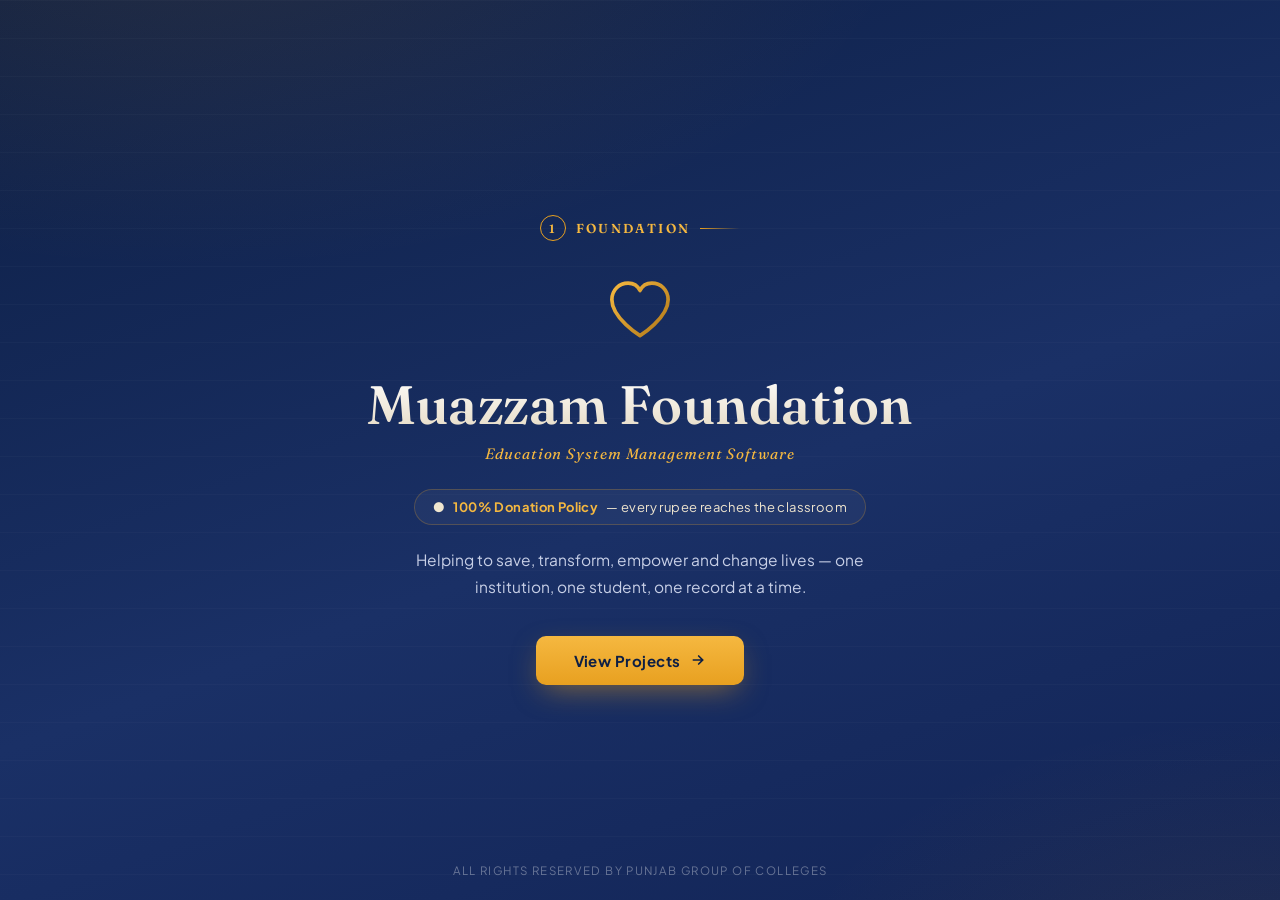
<file: index.html>
<!DOCTYPE html>
<html lang="en">
<head>
<meta charset="UTF-8"/>
<meta name="viewport" content="width=device-width,initial-scale=1"/>
<title>Muazzam Foundation — Projects Portal</title>
<link rel="preconnect" href="https://fonts.googleapis.com"/>
<link rel="preconnect" href="https://fonts.gstatic.com" crossorigin/>
<link href="https://fonts.googleapis.com/css2?family=Plus+Jakarta+Sans:ital,wght@0,300..800;1,300..800&family=Fraunces:opsz,wght@9..144,400..700&display=swap" rel="stylesheet"/>
<style>
  :root{
    --navy:#1a3066; --navy2:#0d1f45; --navy3:#122456;
    --gold:#e8a020; --gold2:#f5b840; --gold3:#b07818;
    --paper:#f4f6fb; --ink:#0d1f45; --ink2:#5c6890;
    --line:rgba(232,160,32,0.25);
    --font-d:'Fraunces',serif;
    --font:'Plus Jakarta Sans',system-ui,sans-serif;
  }
  *{box-sizing:border-box;margin:0;padding:0}
  html,body{height:100%}
  body{
    font-family:var(--font);
    background:
      radial-gradient(1200px 600px at 15% -10%, rgba(232,160,32,0.10), transparent 60%),
      radial-gradient(900px 500px at 100% 110%, rgba(232,160,32,0.08), transparent 55%),
      linear-gradient(160deg, var(--navy2) 0%, var(--navy) 55%, var(--navy3) 100%);
    color:#fff;
    min-height:100%;
    overflow-x:hidden;
    position:relative;
  }

  /* faint stitched texture line, echoes a ledger / register book */
  body::before{
    content:'';
    position:fixed; inset:0;
    background-image:repeating-linear-gradient(180deg, rgba(255,255,255,0.025) 0px, rgba(255,255,255,0.025) 1px, transparent 1px, transparent 38px);
    pointer-events:none;
  }

  .stage{
    min-height:100vh;
    display:flex;
    align-items:center;
    justify-content:center;
    padding:32px 20px;
    position:relative;
  }

  .view{
    width:100%;
    display:none;
  }
  .view.active{display:flex; flex-direction:column; align-items:center;}

  /* ---------- eyebrow / step marker ---------- */
  .step-mark{
    display:flex; align-items:center; gap:10px;
    font-family:var(--font-d);
    font-weight:600; font-size:13px;
    letter-spacing:.18em; text-transform:uppercase;
    color:var(--gold2);
    margin-bottom:34px;
    opacity:0; animation:riseIn .6s ease .05s forwards;
  }
  .step-mark .num{
    width:26px;height:26px;border-radius:50%;
    border:1px solid var(--gold);
    display:flex;align-items:center;justify-content:center;
    font-size:12px; color:var(--gold2);
  }
  .step-mark .track{width:40px;height:1px;background:linear-gradient(90deg,var(--gold),transparent);}

  /* ============ VIEW 1 — FOUNDATION SPLASH ============ */
  .mark{
    width:74px;height:74px;
    opacity:0; animation:riseIn .7s ease .1s forwards;
    margin-bottom:22px;
  }
  .brand-name{
    font-family:var(--font-d);
    font-weight:600;
    font-size:clamp(34px,6vw,54px);
    letter-spacing:.01em;
    text-align:center;
    background:linear-gradient(180deg,#fff, #d9c9a8 140%);
    -webkit-background-clip:text; background-clip:text; color:transparent;
    opacity:0; animation:riseIn .7s ease .2s forwards;
  }
  .brand-sub{
    font-family:var(--font-d);
    font-style:italic; font-weight:400;
    font-size:15px; color:var(--gold2);
    letter-spacing:.06em;
    margin-top:6px;
    opacity:0; animation:riseIn .7s ease .3s forwards;
  }

  .policy-pill{
    margin-top:26px;
    display:flex; align-items:center; gap:8px;
    border:1px solid var(--line);
    background:rgba(255,255,255,0.04);
    padding:9px 18px;
    border-radius:999px;
    font-size:13px; letter-spacing:.03em;
    color:#f0e6cf;
    opacity:0; animation:riseIn .7s ease .4s forwards;
  }
  .policy-pill b{color:var(--gold2); font-weight:700;}

  .tagline{
    max-width:460px;
    text-align:center;
    color:#c7cfe6;
    font-size:15.5px;
    line-height:1.7;
    margin-top:22px;
    opacity:0; animation:riseIn .7s ease .5s forwards;
  }

  .cta-btn{
    margin-top:36px;
    font-family:var(--font);
    font-weight:700; font-size:15px;
    letter-spacing:.03em;
    color:var(--navy2);
    background:linear-gradient(180deg,var(--gold2),var(--gold));
    border:none;
    padding:15px 38px;
    border-radius:10px;
    cursor:pointer;
    box-shadow:0 10px 30px -8px rgba(232,160,32,0.55);
    display:flex; align-items:center; gap:10px;
    opacity:0; animation:riseIn .7s ease .6s forwards, glow 2.6s ease-in-out 1.4s infinite;
    transition:transform .18s ease, box-shadow .18s ease;
  }
  .cta-btn:hover{transform:translateY(-2px); box-shadow:0 14px 34px -6px rgba(232,160,32,0.65);}
  .cta-btn:active{transform:translateY(0);}
  .cta-btn svg{width:16px;height:16px;transition:transform .18s ease;}
  .cta-btn:hover svg{transform:translateX(3px);}

  .foot-credit{
    position:absolute; bottom:22px; left:0; right:0;
    text-align:center; font-size:11.5px;
    letter-spacing:.12em; text-transform:uppercase;
    color:rgba(255,255,255,0.35);
  }

  /* ============ VIEW 2 — PROJECTS ============ */
  .projects-head{
    text-align:center; margin-bottom:44px;
    opacity:0; animation:riseIn .6s ease .05s forwards;
  }
  .projects-head h1{
    font-family:var(--font-d); font-weight:600;
    font-size:clamp(28px,4.4vw,40px);
    color:#fff;
  }
  .projects-head p{
    color:#aab4d4; margin-top:10px; font-size:14.5px;
  }

  .project-grid{
    display:grid;
    grid-template-columns:repeat(2,1fr);
    gap:22px;
    width:100%;
    max-width:720px;
  }
  @media(max-width:640px){ .project-grid{grid-template-columns:1fr; max-width:420px;} }

  .pcard{
    position:relative;
    background:linear-gradient(165deg, rgba(255,255,255,0.055), rgba(255,255,255,0.02));
    border:1px solid rgba(255,255,255,0.10);
    border-radius:16px;
    padding:28px 24px 26px;
    text-align:left;
    text-decoration:none;
    color:#fff;
    display:flex; flex-direction:column;
    overflow:hidden;
    opacity:0; transform:translateY(14px);
    animation:cardIn .55s cubic-bezier(.16,1,.3,1) forwards;
    transition:border-color .2s ease, transform .2s ease, background .2s ease;
  }
  .pcard:nth-child(1){animation-delay:.12s}
  .pcard:nth-child(2){animation-delay:.22s}
  .pcard:nth-child(3){animation-delay:.32s}
  .pcard:nth-child(4){animation-delay:.42s}
  .pcard:nth-child(5){animation-delay:.52s}
  .pcard:hover{
    transform:translateY(-5px);
    border-color:var(--gold);
    background:linear-gradient(165deg, rgba(232,160,32,0.14), rgba(255,255,255,0.02));
  }
  .pcard .idx{
    font-family:var(--font-d); font-size:12px; letter-spacing:.14em;
    color:var(--gold2); text-transform:uppercase; margin-bottom:16px;
  }
  .pcard .glyph{
    width:42px;height:42px; border-radius:10px;
    background:rgba(232,160,32,0.14);
    border:1px solid var(--line);
    display:flex;align-items:center;justify-content:center;
    margin-bottom:18px;
    color:var(--gold2);
  }
  .pcard h3{
    font-family:var(--font-d); font-weight:600;
    font-size:19px; line-height:1.3; margin-bottom:8px;
  }
  .pcard p{
    font-size:13px; color:#a9b2cf; line-height:1.6; flex:1;
  }
  .pcard .go{
    margin-top:18px; display:flex; align-items:center; gap:7px;
    font-size:12.5px; font-weight:700; letter-spacing:.04em;
    color:var(--gold2); text-transform:uppercase;
  }
  .pcard .go svg{width:13px;height:13px; transition:transform .18s ease;}
  .pcard:hover .go svg{transform:translateX(4px);}

  .back-link{
    margin-top:40px;
    background:none;border:none;
    color:#8b96bd; font-family:var(--font);
    font-size:13px; letter-spacing:.03em;
    cursor:pointer;
    display:flex; align-items:center; gap:6px;
    opacity:0; animation:riseIn .6s ease .5s forwards;
    transition:color .15s ease;
  }
  .back-link:hover{color:var(--gold2);}
  .back-link svg{width:13px;height:13px;}

  @keyframes riseIn{from{opacity:0; transform:translateY(10px);} to{opacity:1; transform:translateY(0);}}
  @keyframes cardIn{from{opacity:0; transform:translateY(14px);} to{opacity:1; transform:translateY(0);}}
  @keyframes glow{0%,100%{box-shadow:0 10px 30px -8px rgba(232,160,32,0.55);} 50%{box-shadow:0 10px 38px -4px rgba(232,160,32,0.8);}}

  @media (prefers-reduced-motion: reduce){
    *{animation-duration:.01ms !important; animation-iteration-count:1 !important;}
  }
</style>
</head>
<body>

<div class="stage">

  <!-- ============ VIEW 1 : FOUNDATION SPLASH (Step 1) ============ -->
  <div class="view active" id="view-splash">
    <div class="step-mark"><span class="num">1</span> Foundation <span class="track"></span></div>

    <svg class="mark" viewBox="0 0 100 100" fill="none" xmlns="http://www.w3.org/2000/svg">
      <path d="M50 82C50 82 12 58.5 12 33.5C12 20 22 11 34 11C41 11 47 15 50 21C53 15 59 11 66 11C78 11 88 20 88 33.5C88 58.5 50 82 50 82Z"
        fill="none" stroke="url(#g1)" stroke-width="5" stroke-linejoin="round"/>
      <defs>
        <linearGradient id="g1" x1="12" y1="11" x2="88" y2="82" gradientUnits="userSpaceOnUse">
          <stop stop-color="#f5b840"/>
          <stop offset="1" stop-color="#b07818"/>
        </linearGradient>
      </defs>
    </svg>

    <div class="brand-name">Muazzam Foundation</div>
    <div class="brand-sub">Education System Management Software</div>

    <div class="policy-pill">● <b>100% Donation Policy</b> — every rupee reaches the classroom</div>

    <p class="tagline">Helping to save, transform, empower and change lives — one institution, one student, one record at a time.</p>

    <button class="cta-btn" onclick="goTo('projects')">
      View Projects
      <svg viewBox="0 0 24 24" fill="none" stroke="currentColor" stroke-width="2.5" stroke-linecap="round"><path d="M5 12h14M13 6l6 6-6 6"/></svg>
    </button>

    <div class="foot-credit">All rights reserved by Punjab Group of Colleges</div>
  </div>

  <!-- ============ VIEW 2 : PROJECTS (Step 2) ============ -->
  <div class="view" id="view-projects">
    <div class="step-mark"><span class="num">2</span> Projects <span class="track"></span></div>

    <div class="projects-head">
      <h1>Choose a project</h1>
      <p>Three institutions, one foundation. Open a management system below.</p>
    </div>

    <div class="project-grid">

      <a class="pcard" href="Al_Sadiq_Memorial_Vocational_Institute_Management_System.html">
        <div class="idx">01 — Institute</div>
        <div class="glyph"><svg viewBox="0 0 24 24" fill="none" stroke="currentColor" stroke-width="2" stroke-linecap="round" stroke-linejoin="round" width="22" height="22"><path d="M22 9L12 5 2 9l10 4 10-4Z"/><path d="M6 10.5V16c0 1 2.5 2.5 6 2.5s6-1.5 6-2.5v-5.5"/></svg></div>
        <h3>Al Sadiq Memorial Vocational Institute</h3>
        <p>Vocational training records, admissions and certification management.</p>
        <div class="go">Open system
          <svg viewBox="0 0 24 24" fill="none" stroke="currentColor" stroke-width="2.5" stroke-linecap="round"><path d="M5 12h14M13 6l6 6-6 6"/></svg>
        </div>
      </a>

      <a class="pcard" href="Muazzam_Foundation_Multiskill_Hub_Center.html">
        <div class="idx">02 — Skill Hub</div>
        <div class="glyph"><svg viewBox="0 0 24 24" fill="none" stroke="currentColor" stroke-width="2" stroke-linecap="round" stroke-linejoin="round" width="22" height="22"><path d="M14.7 6.3a1 1 0 0 0 0 1.4l1.6 1.6a1 1 0 0 0 1.4 0l3.77-3.77a6 6 0 0 1-7.94 7.94l-6.91 6.91a2.12 2.12 0 0 1-3-3l6.91-6.91a6 6 0 0 1 7.94-7.94l-3.76 3.76Z"/></svg></div>
        <h3>Multiskill Hub Center</h3>
        <p>Fee tracking, batches and student progress across skill programs.</p>
        <div class="go">Open system
          <svg viewBox="0 0 24 24" fill="none" stroke="currentColor" stroke-width="2.5" stroke-linecap="round"><path d="M5 12h14M13 6l6 6-6 6"/></svg>
        </div>
      </a>

      <a class="pcard" href="CMASWS_School_Management.html">
        <div class="idx">03 — School</div>
        <div class="glyph"><svg viewBox="0 0 24 24" fill="none" stroke="currentColor" stroke-width="2" stroke-linecap="round" stroke-linejoin="round" width="22" height="22"><path d="M4 19.5A2.5 2.5 0 0 1 6.5 17H20"/><path d="M6.5 2H20v20H6.5A2.5 2.5 0 0 1 4 19.5v-15A2.5 2.5 0 0 1 6.5 2Z"/></svg></div>
        <h3>Muazzam School (CMASWS)</h3>
        <p>Full school management — attendance, classes, results and reports.</p>
        <div class="go">Open system
          <svg viewBox="0 0 24 24" fill="none" stroke="currentColor" stroke-width="2.5" stroke-linecap="round"><path d="M5 12h14M13 6l6 6-6 6"/></svg>
        </div>
      </a>

      <a class="pcard" href="Muazzam_Discount_Welfare_Shop.html">
        <div class="idx">04 — Welfare Shop</div>
        <div class="glyph"><svg viewBox="0 0 24 24" fill="none" stroke="currentColor" stroke-width="2" stroke-linecap="round" stroke-linejoin="round" width="22" height="22"><circle cx="9" cy="21" r="1"/><circle cx="20" cy="21" r="1"/><path d="M1 1h4l2.68 13.39a2 2 0 0 0 2 1.61h9.72a2 2 0 0 0 2-1.61L23 6H6"/></svg></div>
        <h3>Muazzam Discount Welfare Shop</h3>
        <p>Billing, POS and inventory management for the foundation's welfare shop.</p>
        <div class="go">Open system
          <svg viewBox="0 0 24 24" fill="none" stroke="currentColor" stroke-width="2.5" stroke-linecap="round"><path d="M5 12h14M13 6l6 6-6 6"/></svg>
        </div>
      </a>

      <a class="pcard" href="al-qasim-institute/index.html">
        <div class="idx">05 — Charity Website</div>
        <div class="glyph"><svg viewBox="0 0 24 24" fill="none" stroke="currentColor" stroke-width="2" stroke-linecap="round" stroke-linejoin="round" width="22" height="22"><path d="M20.8 4.6a5.5 5.5 0 0 0-7.8 0L12 5.7l-1.1-1.1a5.5 5.5 0 1 0-7.8 7.8L12 21.2l8.8-8.8a5.5 5.5 0 0 0 0-7.8Z"/></svg></div>
        <h3>Al Qasim Institute for Special Children</h3>
        <p>Public charity website — education, care and sponsorship for special children in Jhelum.</p>
        <div class="go">Open website
          <svg viewBox="0 0 24 24" fill="none" stroke="currentColor" stroke-width="2.5" stroke-linecap="round"><path d="M5 12h14M13 6l6 6-6 6"/></svg>
        </div>
      </a>

    </div>

    <button class="back-link" onclick="goTo('splash')">
      <svg viewBox="0 0 24 24" fill="none" stroke="currentColor" stroke-width="2.5" stroke-linecap="round"><path d="M19 12H5M11 18l-6-6 6-6"/></svg>
      Back to foundation
    </button>
  </div>

</div>

<script>
  function goTo(name){
    document.getElementById('view-splash').classList.remove('active');
    document.getElementById('view-projects').classList.remove('active');
    var el = document.getElementById('view-' + name);
    el.classList.add('active');
    // restart entrance animations
    el.querySelectorAll('*').forEach(function(n){
      n.style.animation = 'none';
      void n.offsetWidth;
      n.style.animation = '';
    });
    window.scrollTo(0,0);
  }
</script>

</body>
</html>
</file>
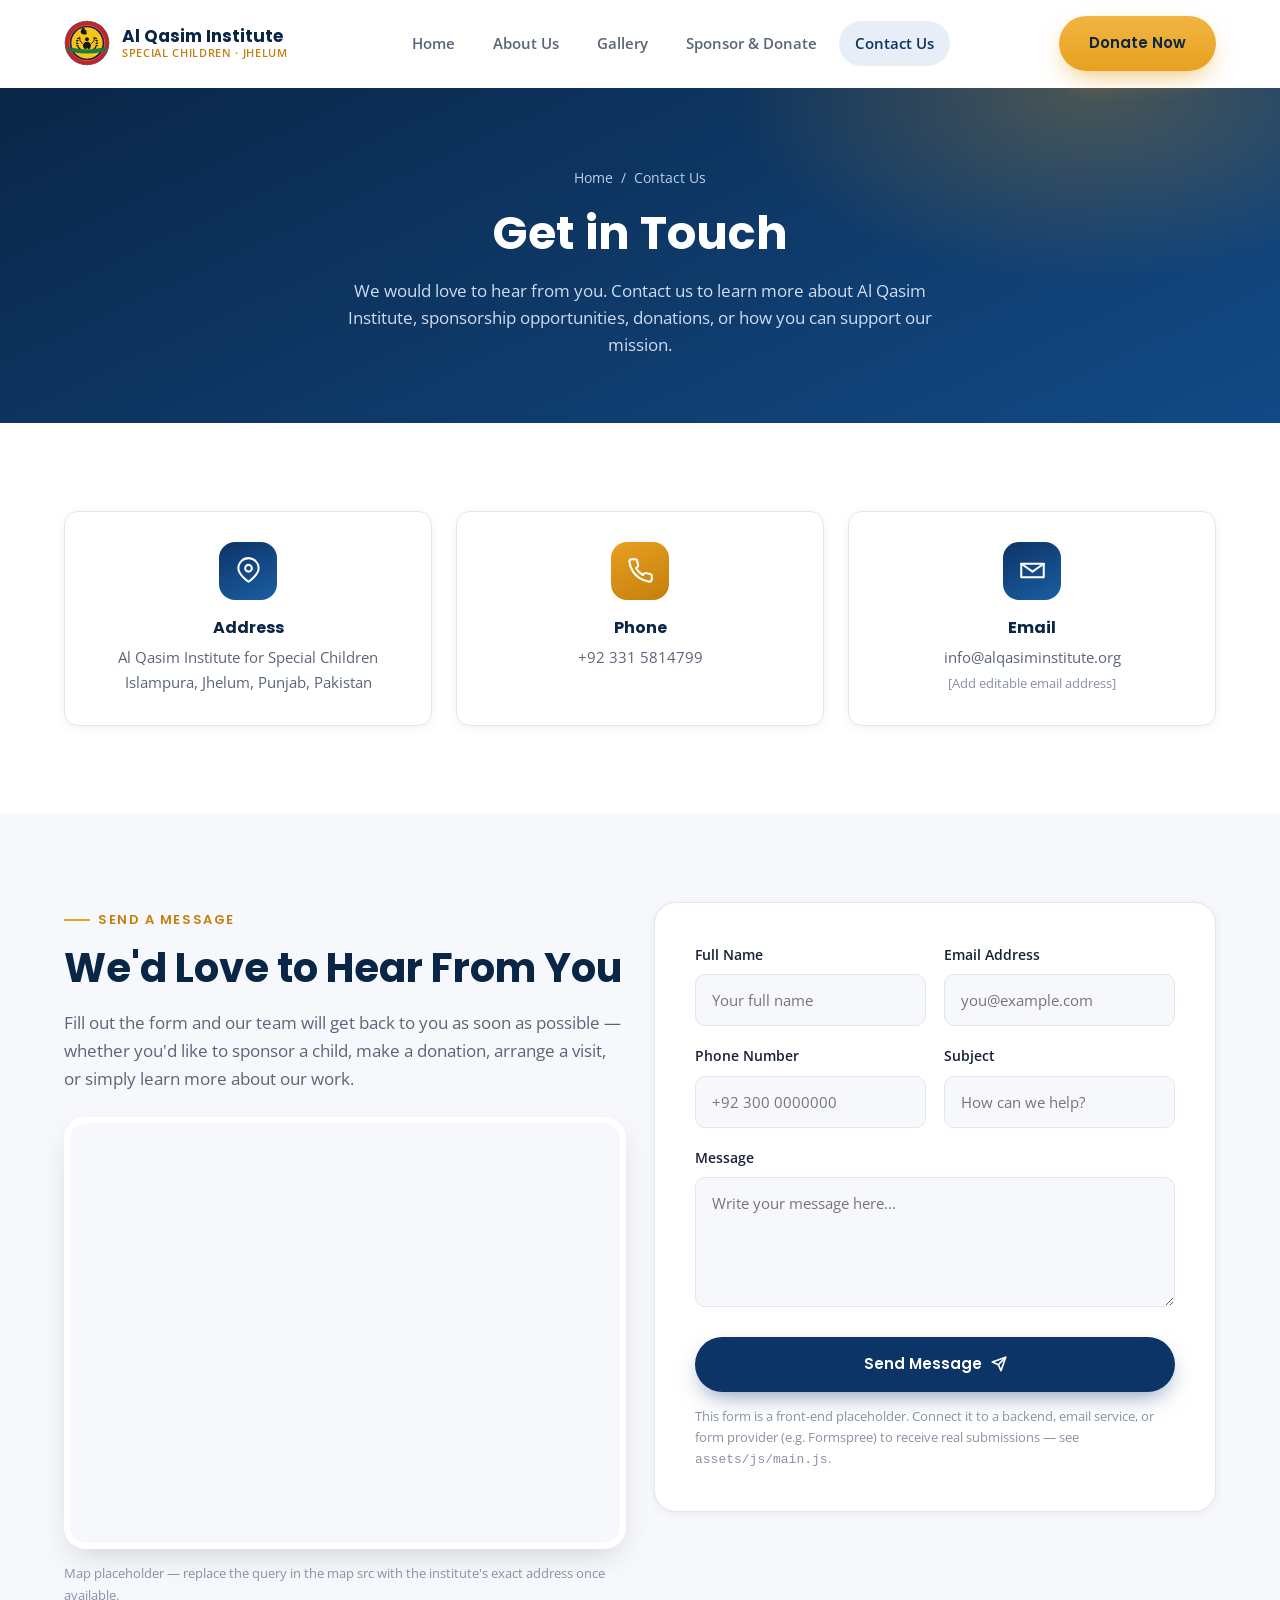
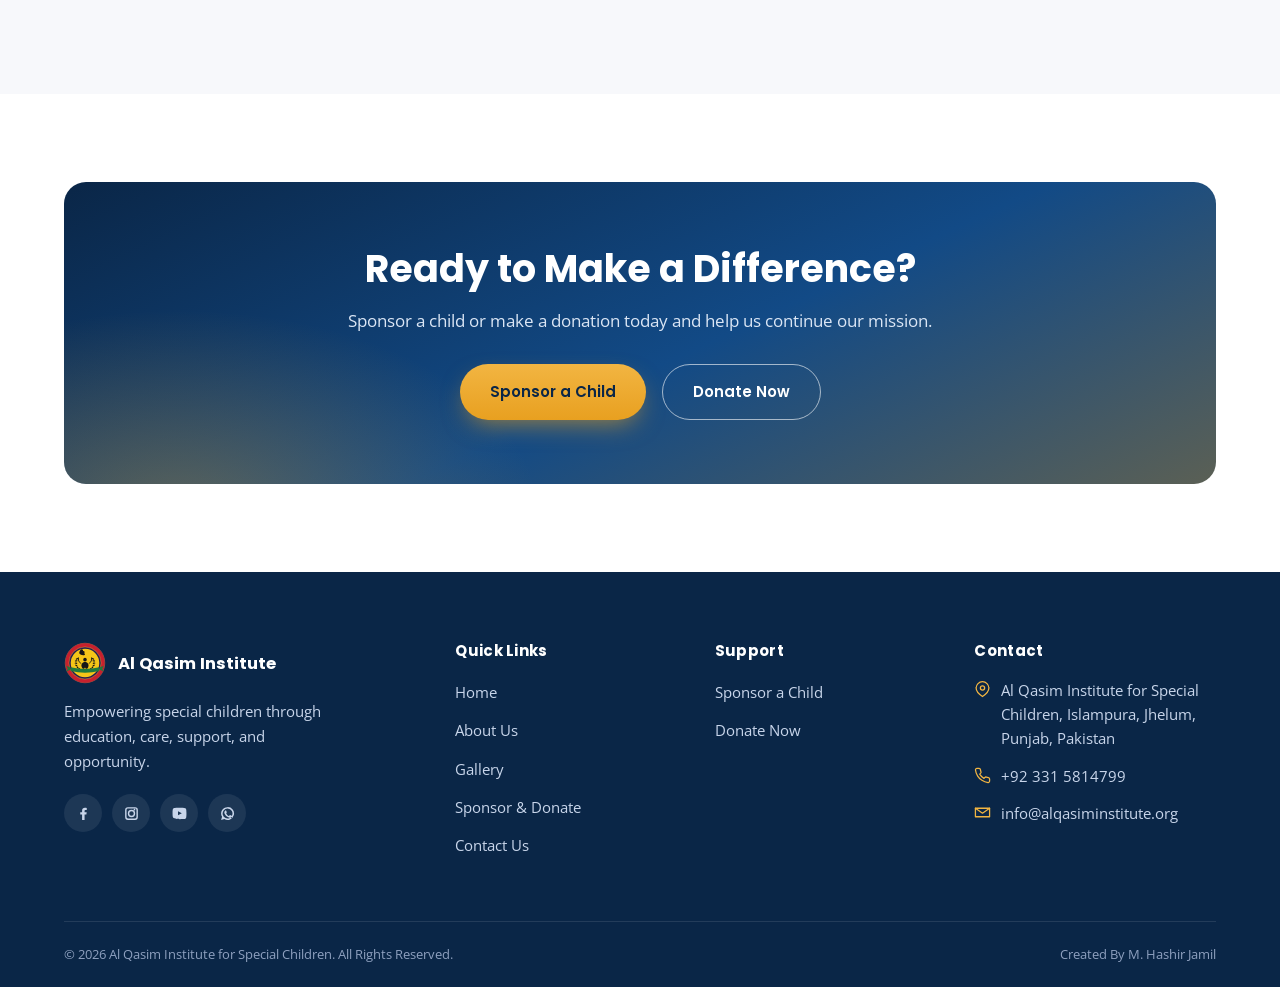
<file: al-qasim-institute/contact.html>
<!DOCTYPE html>
<html lang="en">
<head>
<meta charset="UTF-8"/>
<script>document.documentElement.classList.add("js")</script>
<meta name="viewport" content="width=device-width,initial-scale=1"/>
<title>Contact Us | Al Qasim Institute for Special Children</title>
<meta name="description" content="Get in touch with Al Qasim Institute for Special Children in Jhelum, Pakistan. Contact us about sponsorship, donations, or visiting the institute."/>
<meta name="theme-color" content="#0a2647"/>
<link rel="icon" href="data:image/svg+xml,%3Csvg xmlns='http://www.w3.org/2000/svg' viewBox='0 0 200 200'%3E%3Ccircle cx='100' cy='100' r='97' fill='%23211852'/%3E%3Ccircle cx='100' cy='100' r='94' fill='none' stroke='%23f2c230' stroke-width='2'/%3E%3Ccircle cx='100' cy='100' r='85' fill='none' stroke='%23c8202e' stroke-width='17'/%3E%3Ccircle cx='100' cy='100' r='76.5' fill='none' stroke='%23f2c230' stroke-width='2'/%3E%3Ccircle cx='100' cy='100' r='68' fill='%23f5c518'/%3E%3Cpath d='M78,38 q6,-7 12,-1 q3,4 -1,7 q7,-2 9,3 q2,4 -3,6 q5,0 5,5 q0,5 -6,5 q-15,1 -21,-8 q-3,-6 5,-17Z' fill='%23171717'/%3E%3Cg fill='%23171717'%3E%3Cpath d='M79,102 Q65,92 68,75' fill='none' stroke='%23171717' stroke-width='4.2' stroke-linecap='round'/%3E%3Cpath d='M121,102 Q135,92 132,75' fill='none' stroke='%23171717' stroke-width='4.2' stroke-linecap='round'/%3E%3Ccircle cx='100' cy='84' r='8.5'/%3E%3Cpath d='M100,95 C87,95 79,108 85,120 C90,131 97,129 100,120 C103,129 110,131 115,120 C121,108 113,95 100,95 Z'/%3E%3C/g%3E%3Cpath d='M32,120 Q100,136 168,120 L168,138 Q100,154 32,138 Z' fill='%231f7a3d'/%3E%3C/svg%3E"/>
<link rel="preconnect" href="https://fonts.googleapis.com"/>
<link rel="preconnect" href="https://fonts.gstatic.com" crossorigin/>
<link href="https://fonts.googleapis.com/css2?family=Poppins:wght@500;600;700;800&family=Open+Sans:wght@400;600;700&display=swap" rel="stylesheet"/>
<link rel="stylesheet" href="assets/css/style.css"/>
</head>
<body>

<a class="skip-link" href="#main">Skip to content</a>

<!-- ============ HEADER ============ -->
<header class="site-header">
  <div class="header-inner">
    <a class="brand" href="index.html" aria-label="Al Qasim Institute — Home">
      <svg class="brand-mark" viewBox="0 0 200 200" xmlns="http://www.w3.org/2000/svg" role="img" aria-label="Al Qasim Institute emblem"><circle cx="100" cy="100" r="97" fill="#211852"/><circle cx="100" cy="100" r="94" fill="none" stroke="#f2c230" stroke-width="2"/><circle cx="100" cy="100" r="85" fill="none" stroke="#c8202e" stroke-width="17"/><circle cx="100" cy="100" r="76.5" fill="none" stroke="#f2c230" stroke-width="2"/><circle cx="100" cy="100" r="68" fill="#f5c518"/><path d="M78,38 q6,-7 12,-1 q3,4 -1,7 q7,-2 9,3 q2,4 -3,6 q5,0 5,5 q0,5 -6,5 q-15,1 -21,-8 q-3,-6 5,-17Z" fill="#171717"/><g fill="#171717"><ellipse cx="62" cy="80" rx="6.5" ry="3.2" transform="rotate(-22 62 80)"/><ellipse cx="58" cy="90" rx="6.5" ry="3.2" transform="rotate(-6 58 90)"/><ellipse cx="57" cy="101" rx="6.5" ry="3.2" transform="rotate(10 57 101)"/><ellipse cx="59" cy="112" rx="6.5" ry="3.2" transform="rotate(28 59 112)"/><ellipse cx="65" cy="122" rx="6.5" ry="3.2" transform="rotate(48 65 122)"/><ellipse cx="74" cy="130" rx="6.5" ry="3.2" transform="rotate(64 74 130)"/><ellipse cx="138" cy="80" rx="6.5" ry="3.2" transform="rotate(22 138 80)"/><ellipse cx="142" cy="90" rx="6.5" ry="3.2" transform="rotate(6 142 90)"/><ellipse cx="143" cy="101" rx="6.5" ry="3.2" transform="rotate(-10 143 101)"/><ellipse cx="141" cy="112" rx="6.5" ry="3.2" transform="rotate(-28 141 112)"/><ellipse cx="135" cy="122" rx="6.5" ry="3.2" transform="rotate(-48 135 122)"/><ellipse cx="126" cy="130" rx="6.5" ry="3.2" transform="rotate(-64 126 130)"/></g><g fill="#171717"><path d="M79,102 Q65,92 68,75" fill="none" stroke="#171717" stroke-width="4.2" stroke-linecap="round"/><path d="M121,102 Q135,92 132,75" fill="none" stroke="#171717" stroke-width="4.2" stroke-linecap="round"/><circle cx="100" cy="84" r="8.5"/><path d="M100,95 C87,95 79,108 85,120 C90,131 97,129 100,120 C103,129 110,131 115,120 C121,108 113,95 100,95 Z"/></g><path d="M32,120 Q100,136 168,120 L168,138 Q100,154 32,138 Z" fill="#1f7a3d"/><g><path d="M30,122 L11,113 L18,127 L11,141 L30,132 Z" fill="#1f7a3d"/><path d="M170,122 L189,113 L182,127 L189,141 L170,132 Z" fill="#1f7a3d"/></g></svg>
      <span class="brand-text">
        <span class="name">Al Qasim Institute</span>
        <span class="sub">Special Children · Jhelum</span>
      </span>
    </a>

    <nav class="main-nav" id="main-nav" aria-label="Primary">
      <a href="index.html">Home</a>
      <a href="about.html">About Us</a>
      <a href="gallery.html">Gallery</a>
      <a href="sponsor-donate.html">Sponsor &amp; Donate</a>
      <a href="contact.html" class="active">Contact Us</a>
      <a href="sponsor-donate.html" class="btn btn-primary nav-donate">Donate Now</a>
    </nav>

    <div class="header-actions">
      <a href="sponsor-donate.html" class="btn btn-primary desktop-only">Donate Now</a>
      <button class="hamburger" aria-label="Toggle menu" aria-expanded="false" aria-controls="main-nav">
        <span></span><span></span><span></span>
      </button>
    </div>
  </div>
</header>
<div class="nav-backdrop"></div>

<main id="main">

  <!-- ============ PAGE BANNER ============ -->
  <section class="page-banner">
    <div class="container">
      <div class="breadcrumb"><a href="index.html">Home</a><span>/</span><span>Contact Us</span></div>
      <h1>Get in Touch</h1>
      <p class="lead">We would love to hear from you. Contact us to learn more about Al Qasim Institute, sponsorship opportunities, donations, or how you can support our mission.</p>
    </div>
  </section>

  <!-- ============ CONTACT INFO CARDS ============ -->
  <section class="section">
    <div class="container">
      <div class="contact-info-grid">
        <div class="contact-card reveal reveal-delay-1">
          <div class="icon-circle"><svg viewBox="0 0 24 24" fill="none" stroke="currentColor" stroke-width="1.8" stroke-linecap="round" stroke-linejoin="round"><path d="M21 10c0 6-9 12-9 12s-9-6-9-12a9 9 0 0 1 18 0Z"/><circle cx="12" cy="10" r="3"/></svg></div>
          <h3>Address</h3>
          <p>Al Qasim Institute for Special Children<br>Islampura, Jhelum, Punjab, Pakistan</p>
        </div>
        <div class="contact-card reveal reveal-delay-2">
          <div class="icon-circle gold"><svg viewBox="0 0 24 24" fill="none" stroke="currentColor" stroke-width="1.8" stroke-linecap="round" stroke-linejoin="round"><path d="M22 16.9v3a2 2 0 0 1-2.2 2 19.8 19.8 0 0 1-8.6-3.1 19.5 19.5 0 0 1-6-6A19.8 19.8 0 0 1 2.1 4.2 2 2 0 0 1 4.1 2h3a2 2 0 0 1 2 1.7c.1 1 .3 2 .7 2.9a2 2 0 0 1-.4 2.1L8.1 10a16 16 0 0 0 6 6l1.3-1.3a2 2 0 0 1 2.1-.4c.9.4 1.9.6 2.9.7a2 2 0 0 1 1.6 2Z"/></svg></div>
          <h3>Phone</h3>
          <p><a href="tel:+923315814799">+92 331 5814799</a></p>
        </div>
        <div class="contact-card reveal reveal-delay-3">
          <div class="icon-circle"><svg viewBox="0 0 24 24" fill="none" stroke="currentColor" stroke-width="1.8" stroke-linecap="round" stroke-linejoin="round"><path d="M2 6h20v12H2z"/><path d="M22 6 12 13 2 6"/></svg></div>
          <h3>Email</h3>
          <p><a href="mailto:info@alqasiminstitute.org">info@alqasiminstitute.org</a><br><span style="font-size:13px;color:var(--ink-faint)">[Add editable email address]</span></p>
        </div>
      </div>
    </div>
  </section>

  <!-- ============ CONTACT FORM ============ -->
  <section class="section bg-soft">
    <div class="container">
      <div class="grid grid-2" style="align-items:flex-start">
        <div class="reveal">
          <div class="eyebrow">Send a Message</div>
          <h2 class="section-title">We'd Love to Hear From You</h2>
          <p class="section-sub" style="max-width:100%;margin-bottom:24px">
            Fill out the form and our team will get back to you as soon as possible — whether you'd like to
            sponsor a child, make a donation, arrange a visit, or simply learn more about our work.
          </p>
          <div class="map-frame">
            <iframe
              src="https://www.google.com/maps?q=Jhelum,Pakistan&output=embed"
              title="Al Qasim Institute for Special Children — Jhelum, Pakistan location map"
              loading="lazy"
              referrerpolicy="no-referrer-when-downgrade"></iframe>
          </div>
          <p class="form-note">Map placeholder — replace the query in the map src with the institute's exact address once available.</p>
        </div>

        <div class="form-wrap reveal reveal-delay-2">
          <div class="form-success">
            <svg viewBox="0 0 24 24" fill="none" stroke="currentColor" stroke-width="2.5" stroke-linecap="round" stroke-linejoin="round"><circle cx="12" cy="12" r="10"/><path d="m9 12 2 2 4-4"/></svg>
            Thank you! Your message has been received — we'll be in touch soon.
          </div>

          <form id="contact-form" novalidate>
            <div class="form-row">
              <div class="field">
                <label for="fname">Full Name</label>
                <input type="text" id="fname" name="fullName" placeholder="Your full name" required/>
              </div>
              <div class="field">
                <label for="femail">Email Address</label>
                <input type="email" id="femail" name="email" placeholder="you@example.com" required/>
              </div>
            </div>
            <div class="form-row">
              <div class="field">
                <label for="fphone">Phone Number</label>
                <input type="tel" id="fphone" name="phone" placeholder="+92 300 0000000"/>
              </div>
              <div class="field">
                <label for="fsubject">Subject</label>
                <input type="text" id="fsubject" name="subject" placeholder="How can we help?" required/>
              </div>
            </div>
            <div class="field" style="margin-bottom:22px">
              <label for="fmessage">Message</label>
              <textarea id="fmessage" name="message" placeholder="Write your message here..." required></textarea>
            </div>
            <button type="submit" class="btn btn-blue btn-block">
              Send Message
              <svg viewBox="0 0 24 24" fill="none" stroke="currentColor" stroke-width="2.5" stroke-linecap="round" stroke-linejoin="round"><path d="M22 2 11 13"/><path d="M22 2 15 22l-4-9-9-4 20-7Z"/></svg>
            </button>
            <p class="form-note">
              This form is a front-end placeholder. Connect it to a backend, email service, or form
              provider (e.g. Formspree) to receive real submissions — see <code>assets/js/main.js</code>.
            </p>
          </form>
        </div>
      </div>
    </div>
  </section>

  <!-- ============ CTA ============ -->
  <section class="section">
    <div class="container">
      <div class="cta-banner reveal">
        <div class="inner">
          <h2>Ready to Make a Difference?</h2>
          <p>Sponsor a child or make a donation today and help us continue our mission.</p>
          <div class="btn-row" style="justify-content:center">
            <a href="sponsor-donate.html" class="btn btn-primary">Sponsor a Child</a>
            <a href="sponsor-donate.html" class="btn btn-outline-light">Donate Now</a>
          </div>
        </div>
      </div>
    </div>
  </section>

</main>

<!-- ============ FOOTER ============ -->
<footer class="site-footer">
  <div class="container">
    <div class="footer-grid">
      <div>
        <div class="footer-brand">
          <svg class="brand-mark" viewBox="0 0 200 200" xmlns="http://www.w3.org/2000/svg" role="img" aria-label="Al Qasim Institute emblem"><circle cx="100" cy="100" r="97" fill="#211852"/><circle cx="100" cy="100" r="94" fill="none" stroke="#f2c230" stroke-width="2"/><circle cx="100" cy="100" r="85" fill="none" stroke="#c8202e" stroke-width="17"/><circle cx="100" cy="100" r="76.5" fill="none" stroke="#f2c230" stroke-width="2"/><circle cx="100" cy="100" r="68" fill="#f5c518"/><path d="M78,38 q6,-7 12,-1 q3,4 -1,7 q7,-2 9,3 q2,4 -3,6 q5,0 5,5 q0,5 -6,5 q-15,1 -21,-8 q-3,-6 5,-17Z" fill="#171717"/><g fill="#171717"><ellipse cx="62" cy="80" rx="6.5" ry="3.2" transform="rotate(-22 62 80)"/><ellipse cx="58" cy="90" rx="6.5" ry="3.2" transform="rotate(-6 58 90)"/><ellipse cx="57" cy="101" rx="6.5" ry="3.2" transform="rotate(10 57 101)"/><ellipse cx="59" cy="112" rx="6.5" ry="3.2" transform="rotate(28 59 112)"/><ellipse cx="65" cy="122" rx="6.5" ry="3.2" transform="rotate(48 65 122)"/><ellipse cx="74" cy="130" rx="6.5" ry="3.2" transform="rotate(64 74 130)"/><ellipse cx="138" cy="80" rx="6.5" ry="3.2" transform="rotate(22 138 80)"/><ellipse cx="142" cy="90" rx="6.5" ry="3.2" transform="rotate(6 142 90)"/><ellipse cx="143" cy="101" rx="6.5" ry="3.2" transform="rotate(-10 143 101)"/><ellipse cx="141" cy="112" rx="6.5" ry="3.2" transform="rotate(-28 141 112)"/><ellipse cx="135" cy="122" rx="6.5" ry="3.2" transform="rotate(-48 135 122)"/><ellipse cx="126" cy="130" rx="6.5" ry="3.2" transform="rotate(-64 126 130)"/></g><g fill="#171717"><path d="M79,102 Q65,92 68,75" fill="none" stroke="#171717" stroke-width="4.2" stroke-linecap="round"/><path d="M121,102 Q135,92 132,75" fill="none" stroke="#171717" stroke-width="4.2" stroke-linecap="round"/><circle cx="100" cy="84" r="8.5"/><path d="M100,95 C87,95 79,108 85,120 C90,131 97,129 100,120 C103,129 110,131 115,120 C121,108 113,95 100,95 Z"/></g><path d="M32,120 Q100,136 168,120 L168,138 Q100,154 32,138 Z" fill="#1f7a3d"/><g><path d="M30,122 L11,113 L18,127 L11,141 L30,132 Z" fill="#1f7a3d"/><path d="M170,122 L189,113 L182,127 L189,141 L170,132 Z" fill="#1f7a3d"/></g></svg>
          <span class="name">Al Qasim Institute</span>
        </div>
        <p class="footer-desc">Empowering special children through education, care, support, and opportunity.</p>
        <div class="footer-social">
          <a href="#" aria-label="Facebook"><svg viewBox="0 0 24 24" fill="currentColor"><path d="M13.5 21v-7.7h2.6l.4-3h-3v-1.9c0-.9.2-1.5 1.6-1.5h1.5V4.2C15.9 4.1 15 4 13.9 4c-2.3 0-3.9 1.4-3.9 4v2.3H7.4v3H10V21h3.5Z"/></svg></a>
          <a href="#" aria-label="Instagram"><svg viewBox="0 0 24 24" fill="currentColor"><path d="M12 8.8a3.2 3.2 0 1 0 0 6.4 3.2 3.2 0 0 0 0-6.4Zm0-2a5.2 5.2 0 1 1 0 10.4 5.2 5.2 0 0 1 0-10.4Zm5.4-.3a1.2 1.2 0 1 1-2.4 0 1.2 1.2 0 0 1 2.4 0ZM7 3h10a4 4 0 0 1 4 4v10a4 4 0 0 1-4 4H7a4 4 0 0 1-4-4V7a4 4 0 0 1 4-4Zm0 2a2 2 0 0 0-2 2v10a2 2 0 0 0 2 2h10a2 2 0 0 0 2-2V7a2 2 0 0 0-2-2H7Z"/></svg></a>
          <a href="#" aria-label="YouTube"><svg viewBox="0 0 24 24" fill="currentColor"><path d="M21.6 7.2s-.2-1.5-.8-2.1c-.8-.8-1.7-.8-2.1-.9C15.9 4 12 4 12 4h0s-3.9 0-6.7.2c-.4 0-1.3.1-2.1.9-.6.6-.8 2.1-.8 2.1S2.2 9 2.2 10.8v1.4C2.2 14 2.4 15.8 2.4 15.8s.2 1.5.8 2.1c.8.8 1.8.8 2.3.9C7.2 20 12 20 12 20s3.9 0 6.7-.2c.4 0 1.3-.1 2.1-.9.6-.6.8-2.1.8-2.1s.2-1.8.2-3.6v-1.4c0-1.8-.2-3.6-.2-3.6ZM9.9 14.6V8.8l5.4 2.9-5.4 2.9Z"/></svg></a>
          <a href="#" aria-label="WhatsApp"><svg viewBox="0 0 24 24" fill="currentColor"><path d="M12 3a9 9 0 0 0-7.7 13.6L3 21l4.6-1.3A9 9 0 1 0 12 3Zm0 2a7 7 0 0 1 5.9 10.8l-.2.4.7 2.5-2.6-.7-.4.2A7 7 0 1 1 12 5Zm-2.9 3.3c-.2 0-.5 0-.7.3-.2.3-.9.9-.9 2.1s.9 2.4 1 2.6c.1.1 1.8 2.9 4.5 3.9 2.2.9 2.7.7 3.1.7.5-.1 1.6-.7 1.9-1.3.2-.6.2-1.1.2-1.2-.1-.1-.3-.2-.5-.3l-1.9-.9c-.3-.1-.4-.1-.6.1l-.8 1c-.1.2-.3.2-.5.1-.3-.1-1.2-.4-2.2-1.4-.8-.7-1.4-1.6-1.5-1.9-.1-.3 0-.4.1-.6l.4-.5c.1-.2.2-.3.2-.5.1-.2 0-.4 0-.5l-.9-2.1c-.2-.5-.4-.4-.6-.4h-.5Z"/></svg></a>
        </div>
      </div>
      <div class="footer-col">
        <h4>Quick Links</h4>
        <ul>
          <li><a href="index.html">Home</a></li>
          <li><a href="about.html">About Us</a></li>
          <li><a href="gallery.html">Gallery</a></li>
          <li><a href="sponsor-donate.html">Sponsor &amp; Donate</a></li>
          <li><a href="contact.html">Contact Us</a></li>
        </ul>
      </div>
      <div class="footer-col">
        <h4>Support</h4>
        <ul>
          <li><a href="sponsor-donate.html">Sponsor a Child</a></li>
          <li><a href="sponsor-donate.html">Donate Now</a></li>
        </ul>
      </div>
      <div class="footer-col">
        <h4>Contact</h4>
        <div class="contact-line">
          <svg viewBox="0 0 24 24" fill="none" stroke="currentColor" stroke-width="1.8" stroke-linecap="round" stroke-linejoin="round"><path d="M21 10c0 6-9 12-9 12s-9-6-9-12a9 9 0 0 1 18 0Z"/><circle cx="12" cy="10" r="3"/></svg>
          <span>Al Qasim Institute for Special Children, Islampura, Jhelum, Punjab, Pakistan</span>
        </div>
        <div class="contact-line">
          <svg viewBox="0 0 24 24" fill="none" stroke="currentColor" stroke-width="1.8" stroke-linecap="round" stroke-linejoin="round"><path d="M22 16.9v3a2 2 0 0 1-2.2 2 19.8 19.8 0 0 1-8.6-3.1 19.5 19.5 0 0 1-6-6A19.8 19.8 0 0 1 2.1 4.2 2 2 0 0 1 4.1 2h3a2 2 0 0 1 2 1.7c.1 1 .3 2 .7 2.9a2 2 0 0 1-.4 2.1L8.1 10a16 16 0 0 0 6 6l1.3-1.3a2 2 0 0 1 2.1-.4c.9.4 1.9.6 2.9.7a2 2 0 0 1 1.6 2Z"/></svg>
          <a href="tel:+923315814799">+92 331 5814799</a>
        </div>
        <div class="contact-line">
          <svg viewBox="0 0 24 24" fill="none" stroke="currentColor" stroke-width="1.8" stroke-linecap="round" stroke-linejoin="round"><path d="M2 6h20v12H2z"/><path d="M22 6 12 13 2 6"/></svg>
          <a href="mailto:info@alqasiminstitute.org">info@alqasiminstitute.org</a>
        </div>
      </div>
    </div>
    <div class="footer-bottom">
      <span>&copy; <span id="footer-year">2026</span> Al Qasim Institute for Special Children. All Rights Reserved.</span>
      <span>Created By M. Hashir Jamil</span>
    </div>
  </div>
</footer>

<button class="back-to-top" aria-label="Back to top">
  <svg viewBox="0 0 24 24" fill="none" stroke="currentColor" stroke-width="2.5" stroke-linecap="round" stroke-linejoin="round"><path d="M12 19V5M5 12l7-7 7 7"/></svg>
</button>

<script src="assets/js/main.js"></script>
</body>
</html>
</file>
<file: al-qasim-institute/assets/css/style.css>
/* =========================================================
   AL QASIM INSTITUTE FOR SPECIAL CHILDREN — SHARED STYLESHEET
   Deep Blue (trust) + Warm Gold (hope) charity design system
   ========================================================= */

:root{
  /* ---- Brand colors (edit here to re-theme the whole site) ---- */
  --blue-900:#0a2647;
  --blue-800:#0d3466;
  --blue-700:#124a86;
  --blue-600:#1a5ea3;
  --blue-100:#e7eef7;

  --gold-600:#c47f0d;
  --gold-500:#e8a020;
  --gold-400:#f2b542;
  --gold-100:#fdf1dc;

  --white:#ffffff;
  --grey-50:#f7f8fb;
  --grey-100:#eef1f6;
  --grey-200:#e2e6ee;
  --ink:#182236;
  --ink-soft:#5b6577;
  --ink-faint:#8892a3;

  --radius-sm:8px;
  --radius-md:14px;
  --radius-lg:22px;
  --shadow-sm:0 2px 10px rgba(10,38,71,0.06);
  --shadow-md:0 12px 30px -8px rgba(10,38,71,0.18);
  --shadow-lg:0 24px 60px -16px rgba(10,38,71,0.28);

  --font-head:'Poppins',system-ui,-apple-system,Segoe UI,sans-serif;
  --font-body:'Open Sans',system-ui,-apple-system,Segoe UI,sans-serif;

  --container:1200px;
}

/* ---------------- Reset ---------------- */
*,*::before,*::after{box-sizing:border-box;margin:0;padding:0}
html{scroll-behavior:smooth}
body{
  font-family:var(--font-body);
  color:var(--ink);
  background:var(--white);
  line-height:1.65;
  -webkit-font-smoothing:antialiased;
  overflow-x:hidden;
}
img{max-width:100%;display:block}
a{color:inherit;text-decoration:none}
ul{list-style:none}
button{font:inherit;cursor:pointer;border:none;background:none;color:inherit}
input,textarea,select{font:inherit}
h1,h2,h3,h4{font-family:var(--font-head);color:var(--blue-900);line-height:1.22;font-weight:700}
.container{max-width:var(--container);margin:0 auto;padding:0 24px}

/* ---------------- Skip link (a11y) ---------------- */
.skip-link{
  position:absolute;left:12px;top:-60px;background:var(--blue-900);color:#fff;
  padding:10px 18px;border-radius:8px;z-index:2000;transition:top .2s ease;
}
.skip-link:focus{top:12px}

/* ---------------- Utility ---------------- */
.section{padding:88px 0}
@media(max-width:768px){.section{padding:60px 0}}
.section-tight{padding:56px 0}
.bg-soft{background:var(--grey-50)}
.bg-blue{background:linear-gradient(160deg,var(--blue-900),var(--blue-700));color:#fff}
.bg-blue h2,.bg-blue h3{color:#fff}
.text-center{text-align:center}
.eyebrow{
  display:inline-flex;align-items:center;gap:8px;
  font-family:var(--font-head);font-weight:600;font-size:13px;
  letter-spacing:.12em;text-transform:uppercase;color:var(--gold-600);
  margin-bottom:14px;
}
.eyebrow::before{content:'';width:26px;height:2px;background:var(--gold-500);border-radius:2px}
.bg-blue .eyebrow{color:var(--gold-400)}
.section-title{font-size:clamp(28px,4vw,40px);margin-bottom:16px}
.section-sub{color:var(--ink-soft);font-size:17px;max-width:640px}
.section-sub.center{margin:0 auto}
.section-head{margin-bottom:48px}
.section-head.center{text-align:center}
.section-head.center .section-sub{margin:0 auto}

.grid{display:grid;gap:28px}
.grid-2{grid-template-columns:repeat(2,1fr)}
.grid-3{grid-template-columns:repeat(3,1fr)}
.grid-4{grid-template-columns:repeat(4,1fr)}
.grid-5{grid-template-columns:repeat(5,1fr)}
@media(max-width:980px){
  .grid-4{grid-template-columns:repeat(2,1fr)}
  .grid-5{grid-template-columns:repeat(2,1fr)}
  .grid-3{grid-template-columns:repeat(2,1fr)}
}
@media(max-width:640px){
  .grid-2,.grid-3,.grid-4,.grid-5{grid-template-columns:1fr}
}

/* ---------------- Buttons ---------------- */
.btn{
  display:inline-flex;align-items:center;justify-content:center;gap:9px;
  font-family:var(--font-head);font-weight:600;font-size:15px;
  padding:15px 30px;border-radius:999px;white-space:nowrap;
  transition:transform .18s ease,box-shadow .18s ease,background .18s ease,color .18s ease,border-color .18s ease;
}
.btn svg{width:16px;height:16px;flex:none}
.btn-primary{
  background:linear-gradient(180deg,var(--gold-400),var(--gold-500));
  color:var(--blue-900);
  box-shadow:0 10px 26px -8px rgba(232,160,32,0.7);
}
.btn-primary:hover{transform:translateY(-2px);box-shadow:0 14px 32px -6px rgba(232,160,32,0.8)}
.btn-outline-light{border:1.5px solid rgba(255,255,255,0.6);color:#fff}
.btn-outline-light:hover{background:rgba(255,255,255,0.12);transform:translateY(-2px)}
.btn-blue{background:var(--blue-800);color:#fff;box-shadow:0 10px 24px -8px rgba(13,52,102,0.55)}
.btn-blue:hover{background:var(--blue-900);transform:translateY(-2px)}
.btn-outline-blue{border:1.5px solid var(--blue-700);color:var(--blue-800)}
.btn-outline-blue:hover{background:var(--blue-100);transform:translateY(-2px)}
.btn-ghost{color:var(--blue-800);font-weight:700}
.btn-ghost svg{transition:transform .18s ease}
.btn-ghost:hover svg{transform:translateX(4px)}
.btn-block{width:100%}
.btn-sm{padding:10px 20px;font-size:14px}
.btn-row{display:flex;gap:16px;flex-wrap:wrap}

/* ---------------- Header ---------------- */
.site-header{
  position:sticky;top:0;z-index:1000;
  background:rgba(255,255,255,0.92);
  backdrop-filter:blur(10px);
  border-bottom:1px solid transparent;
  transition:box-shadow .25s ease,border-color .25s ease,background .25s ease;
}
.site-header.scrolled{box-shadow:0 6px 24px rgba(10,38,71,0.08);border-color:var(--grey-200)}
.header-inner{
  display:flex;align-items:center;justify-content:space-between;
  padding:16px 24px;max-width:var(--container);margin:0 auto;gap:20px;
}
.brand{display:flex;align-items:center;gap:12px}
.brand-mark{width:46px;height:46px;flex:none}
.brand-text{display:flex;flex-direction:column;line-height:1.15}
.brand-text .name{font-family:var(--font-head);font-weight:700;font-size:17px;color:var(--blue-900)}
.brand-text .sub{font-size:11px;letter-spacing:.06em;color:var(--gold-600);font-weight:600;text-transform:uppercase}

.main-nav{display:flex;align-items:center;gap:6px}
.main-nav a{
  padding:10px 16px;border-radius:999px;font-weight:600;font-size:15px;
  color:var(--ink-soft);transition:background .18s ease,color .18s ease;
}
.main-nav a:hover,.main-nav a.active{background:var(--blue-100);color:var(--blue-800)}
.nav-donate{display:none}

.header-actions{display:flex;align-items:center;gap:14px}
.hamburger{
  display:none;flex-direction:column;gap:5px;width:42px;height:42px;
  align-items:center;justify-content:center;border-radius:10px;
}
.hamburger:hover{background:var(--grey-100)}
.hamburger span{width:22px;height:2.5px;background:var(--blue-900);border-radius:2px;transition:transform .25s ease,opacity .25s ease}
.hamburger.open span:nth-child(1){transform:translateY(7.5px) rotate(45deg)}
.hamburger.open span:nth-child(2){opacity:0}
.hamburger.open span:nth-child(3){transform:translateY(-7.5px) rotate(-45deg)}

@media(max-width:940px){
  .main-nav{
    position:fixed;inset:0 0 0 auto;top:0;height:100vh;width:min(320px,84vw);
    background:var(--blue-900);flex-direction:column;align-items:stretch;
    padding:100px 28px 40px;gap:4px;
    transform:translateX(100%);transition:transform .32s cubic-bezier(.16,1,.3,1);
    box-shadow:-20px 0 50px rgba(0,0,0,0.25);
  }
  .main-nav.open{transform:translateX(0)}
  .main-nav a{color:#dde6f5;font-size:17px;padding:14px 16px}
  .main-nav a:hover,.main-nav a.active{background:rgba(255,255,255,0.08);color:#fff}
  .main-nav .nav-donate{display:inline-flex;margin-top:14px}
  .hamburger{display:flex}
  .header-actions .btn-primary.desktop-only{display:none}
}
.nav-backdrop{
  position:fixed;inset:0;background:rgba(9,20,40,0.55);z-index:900;
  opacity:0;pointer-events:none;transition:opacity .3s ease;
}
.nav-backdrop.open{opacity:1;pointer-events:auto}

/* ---------------- Hero (page banners) ---------------- */
.hero{
  position:relative;overflow:hidden;
  background:linear-gradient(155deg,var(--blue-900) 0%,var(--blue-700) 60%,var(--blue-600) 100%);
  color:#fff;padding:120px 0 100px;
}
.hero::before{
  content:'';position:absolute;inset:0;
  background:
    radial-gradient(650px 400px at 90% -10%, rgba(232,160,32,0.28), transparent 60%),
    radial-gradient(500px 380px at 5% 110%, rgba(232,160,32,0.16), transparent 60%);
  pointer-events:none;
}
.hero-grid{display:grid;grid-template-columns:1.05fr .95fr;gap:56px;align-items:center;position:relative;z-index:1}
@media(max-width:940px){.hero-grid{grid-template-columns:1fr;text-align:center}}
.hero-badge{
  display:inline-flex;align-items:center;gap:8px;padding:9px 18px;border-radius:999px;
  background:rgba(255,255,255,0.1);border:1px solid rgba(255,255,255,0.25);
  font-size:13px;font-weight:600;letter-spacing:.04em;margin-bottom:22px;
}
.hero-badge svg{width:15px;height:15px;color:var(--gold-400)}
.hero h1{color:#fff;font-size:clamp(34px,5vw,54px);margin-bottom:20px}
.hero p.lead{font-size:18px;color:#cfdcf0;max-width:520px;margin-bottom:32px}
@media(max-width:940px){.hero p.lead{margin-left:auto;margin-right:auto}}
.ph-img{
  width:100%;aspect-ratio:4/3;object-fit:cover;border-radius:var(--radius-lg);
  box-shadow:var(--shadow-lg);border:6px solid rgba(255,255,255,0.15);
}

/* ---------------- Full-bleed hero photo slider ---------------- */
.hero--slider{display:flex;align-items:center;min-height:640px;padding:150px 0 90px}
@media(max-width:640px){.hero--slider{min-height:480px;padding:130px 0 70px}}
.hero-bg-slider{position:absolute;inset:0;z-index:0;overflow:hidden}
.hero-bg-slider .hero-slide{
  position:absolute;inset:0;width:100%;height:100%;object-fit:cover;margin:0;
  opacity:0;transition:opacity 1.1s ease;
}
.hero-bg-slider .hero-slide.active{opacity:1}
.hero-scrim{
  position:absolute;inset:0;
  background:linear-gradient(100deg,rgba(10,38,71,0.94) 0%,rgba(10,38,71,0.84) 28%,rgba(10,38,71,0.55) 55%,rgba(10,38,71,0.22) 78%,rgba(10,38,71,0.08) 100%);
}
.hero-inner{position:relative;z-index:2;width:100%}
@media(max-width:940px){.hero-inner{text-align:center}.hero-inner .btn-row{justify-content:center}}
.hero-slider-arrow{
  position:absolute;top:50%;transform:translateY(-50%);width:42px;height:42px;border-radius:50%;
  background:rgba(10,38,71,0.45);color:#fff;display:flex;align-items:center;justify-content:center;
  z-index:3;transition:background .18s ease,transform .18s ease;
}
.hero-slider-arrow svg{width:19px;height:19px}
.hero-slider-arrow:hover{background:rgba(10,38,71,0.75);transform:translateY(-50%) scale(1.06)}
.hero-slider-arrow.prev{left:20px}
.hero-slider-arrow.next{right:20px}
@media(max-width:640px){.hero-slider-arrow{width:36px;height:36px}.hero-slider-arrow.prev{left:10px}.hero-slider-arrow.next{right:10px}}
.hero-slider-dots{position:absolute;bottom:22px;left:50%;transform:translateX(-50%);display:flex;gap:8px;z-index:3}
.hero-dot{width:9px;height:9px;border-radius:50%;background:rgba(255,255,255,0.55);transition:background .2s ease,transform .2s ease;padding:0}
.hero-dot.active{background:#fff;transform:scale(1.35)}
@media (prefers-reduced-motion: reduce){.hero-bg-slider .hero-slide{transition:none}}
.hero-stat-chip{
  position:absolute;bottom:-22px;left:-22px;background:#fff;color:var(--blue-900);
  padding:16px 22px;border-radius:16px;box-shadow:var(--shadow-md);
  display:flex;align-items:center;gap:12px;
}
.hero-stat-chip .num{font-family:var(--font-head);font-weight:700;font-size:22px;color:var(--gold-600)}
.hero-stat-chip .lbl{font-size:12.5px;color:var(--ink-soft);line-height:1.3}
.hero-stat-chip--overlay{position:absolute;top:28px;right:28px;bottom:auto;left:auto;z-index:3}
@media(max-width:640px){.hero-stat-chip--overlay{top:auto;bottom:64px;right:16px;left:auto;padding:12px 16px}}

/* simple page banner (About / Gallery / Sponsor / Contact) */
.page-banner{
  position:relative;padding:78px 0 64px;text-align:center;color:#fff;overflow:hidden;
  background:linear-gradient(155deg,var(--blue-900),var(--blue-700));
}
.page-banner::before{
  content:'';position:absolute;inset:0;
  background:radial-gradient(600px 320px at 85% 0%, rgba(232,160,32,0.28), transparent 60%);
}
.page-banner .container{position:relative;z-index:1}
.page-banner h1{color:#fff;font-size:clamp(30px,4.6vw,46px)}
.breadcrumb{display:flex;justify-content:center;gap:8px;font-size:14px;color:#bcd0ea;margin-bottom:16px}
.breadcrumb a:hover{color:#fff}
.page-banner p.lead{max-width:620px;margin:16px auto 0;color:#cfdcf0;font-size:16.5px}

/* ---------------- Placeholder photo blocks ---------------- */
.ph-frame{border-radius:var(--radius-lg);overflow:hidden;box-shadow:var(--shadow-md);position:relative}
.ph-frame img{width:100%;height:100%;object-fit:cover;transition:transform .5s ease}
.ph-frame:hover img{transform:scale(1.05)}

/* ---------------- Icon cards (What We Do) ---------------- */
.icon-card{
  background:#fff;border:1px solid var(--grey-200);border-radius:var(--radius-md);
  padding:34px 28px;box-shadow:var(--shadow-sm);
  transition:transform .22s ease,box-shadow .22s ease,border-color .22s ease;
}
.icon-card:hover{transform:translateY(-6px);box-shadow:var(--shadow-md);border-color:transparent}
.icon-circle{
  width:58px;height:58px;border-radius:16px;display:flex;align-items:center;justify-content:center;
  background:linear-gradient(155deg,var(--blue-800),var(--blue-600));color:#fff;margin-bottom:20px;
}
.icon-circle.gold{background:linear-gradient(155deg,var(--gold-500),var(--gold-600))}
.icon-circle svg{width:27px;height:27px}
.icon-card h3{font-size:19px;margin-bottom:10px}
.icon-card p{color:var(--ink-soft);font-size:15px}

/* ---------------- Stats ---------------- */
.stat-strip{
  background:linear-gradient(155deg,var(--blue-900),var(--blue-700));color:#fff;
  border-radius:var(--radius-lg);padding:52px 40px;position:relative;overflow:hidden;
}
.stat-strip::before{
  content:'';position:absolute;inset:0;
  background:radial-gradient(500px 300px at 100% 0%, rgba(232,160,32,0.25), transparent 60%);
}
.stat-grid{position:relative;z-index:1;display:grid;grid-template-columns:repeat(4,1fr);gap:32px;text-align:center}
@media(max-width:860px){.stat-grid{grid-template-columns:repeat(2,1fr)}}
.stat-item .num{
  font-family:var(--font-head);font-weight:700;font-size:clamp(30px,4vw,44px);color:var(--gold-400);
  display:flex;align-items:baseline;justify-content:center;gap:2px;
}
.stat-item .lbl{color:#c8d5ea;font-size:14.5px;margin-top:8px;letter-spacing:.02em}

/* ---------------- Cards: approach / support / ways ---------------- */
.feature-card{
  background:#fff;border:1px solid var(--grey-200);border-radius:var(--radius-md);
  padding:30px;display:flex;gap:18px;align-items:flex-start;
  box-shadow:var(--shadow-sm);transition:box-shadow .2s ease,transform .2s ease;
}
.feature-card:hover{box-shadow:var(--shadow-md);transform:translateY(-4px)}
.feature-card .icon-circle{margin-bottom:0;flex:none}
.feature-card h3{font-size:18px;margin-bottom:6px}
.feature-card p{color:var(--ink-soft);font-size:14.5px}

/* ---------------- Our Team ---------------- */
.team-grid{display:grid;grid-template-columns:repeat(4,1fr);gap:28px}
@media(max-width:900px){.team-grid{grid-template-columns:repeat(2,1fr)}}
@media(max-width:560px){.team-grid{grid-template-columns:1fr;max-width:320px;margin-inline:auto}}
.team-card{
  background:#fff;border:1px solid var(--grey-200);border-radius:var(--radius-lg);overflow:hidden;
  box-shadow:var(--shadow-sm);text-align:center;transition:box-shadow .2s ease,transform .2s ease;
}
.team-card:hover{box-shadow:var(--shadow-md);transform:translateY(-4px)}
.team-photo{width:100%;aspect-ratio:1/1;object-fit:cover;display:block}
.team-info{padding:20px 18px 24px}
.team-info h3{font-size:17.5px;margin-bottom:4px}
.team-role{
  font-family:var(--font-head);font-weight:700;font-size:12.5px;color:var(--gold-600);
  text-transform:uppercase;letter-spacing:.04em;margin-bottom:14px;
}
.team-social{display:flex;justify-content:center;gap:10px}
.team-social a{
  width:32px;height:32px;border-radius:50%;background:var(--grey-100);
  display:flex;align-items:center;justify-content:center;color:var(--blue-800);
  transition:background .18s ease,color .18s ease;
}
.team-social a:hover{background:var(--blue-900);color:#fff}
.team-social svg{width:15px;height:15px}

/* ---------------- CTA banner ---------------- */
.cta-banner{
  position:relative;border-radius:var(--radius-lg);overflow:hidden;
  background:linear-gradient(155deg,var(--blue-900),var(--blue-700) 55%,var(--gold-600) 165%);
  padding:64px 48px;text-align:center;color:#fff;
}
.cta-banner::before{
  content:'';position:absolute;inset:0;
  background:radial-gradient(600px 340px at 10% 110%, rgba(232,160,32,0.35), transparent 60%);
}
.cta-banner .inner{position:relative;z-index:1;max-width:680px;margin:0 auto}
.cta-banner h2{color:#fff;font-size:clamp(26px,3.6vw,38px);margin-bottom:14px}
.cta-banner p{color:#dbe6f5;font-size:16.5px;margin-bottom:30px}

/* ---------------- Gallery preview / grid ---------------- */
.gallery-grid{display:grid;grid-template-columns:repeat(3,1fr);gap:22px}
@media(max-width:860px){.gallery-grid{grid-template-columns:repeat(2,1fr)}}
@media(max-width:560px){.gallery-grid{grid-template-columns:1fr}}
.gallery-item{
  position:relative;border-radius:var(--radius-md);overflow:hidden;cursor:pointer;
  box-shadow:var(--shadow-sm);aspect-ratio:4/3;
}
.gallery-item img{width:100%;height:100%;object-fit:cover;transition:transform .5s ease}
.gallery-item:hover img{transform:scale(1.08)}
.gallery-item .overlay{
  position:absolute;inset:0;background:linear-gradient(0deg,rgba(10,38,71,0.85),transparent 55%);
  display:flex;align-items:flex-end;padding:18px;opacity:0;transition:opacity .25s ease;
}
.gallery-item:hover .overlay{opacity:1}
.gallery-item .overlay span{color:#fff;font-weight:600;font-size:14.5px}
.gallery-item .cat-tag{
  position:absolute;top:12px;left:12px;background:rgba(255,255,255,0.92);color:var(--blue-800);
  font-size:11.5px;font-weight:700;letter-spacing:.03em;padding:5px 12px;border-radius:999px;
}

/* gallery filters */
.filter-row{display:flex;flex-wrap:wrap;gap:10px;justify-content:center;margin-bottom:38px}
.filter-btn{
  padding:10px 20px;border-radius:999px;border:1.5px solid var(--grey-200);
  font-weight:600;font-size:14px;color:var(--ink-soft);transition:all .18s ease;background:#fff;
}
.filter-btn:hover{border-color:var(--gold-500);color:var(--blue-800)}
.filter-btn.active{background:var(--blue-900);border-color:var(--blue-900);color:#fff}

/* lightbox */
.lightbox{
  position:fixed;inset:0;background:rgba(6,14,28,0.92);z-index:2000;
  display:flex;align-items:center;justify-content:center;padding:24px;
  opacity:0;pointer-events:none;transition:opacity .25s ease;
}
.lightbox.open{opacity:1;pointer-events:auto}
.lightbox img{max-width:min(900px,92vw);max-height:82vh;border-radius:14px;box-shadow:0 30px 80px rgba(0,0,0,0.5)}
.lightbox .lb-cap{color:#dbe6f5;text-align:center;margin-top:16px;font-size:14.5px}
.lb-close,.lb-prev,.lb-next{
  position:absolute;color:#fff;width:46px;height:46px;border-radius:50%;
  display:flex;align-items:center;justify-content:center;background:rgba(255,255,255,0.1);
  transition:background .18s ease;
}
.lb-close:hover,.lb-prev:hover,.lb-next:hover{background:rgba(255,255,255,0.22)}
.lb-close{top:22px;right:22px}
.lb-prev{left:22px;top:50%;transform:translateY(-50%)}
.lb-next{right:22px;top:50%;transform:translateY(-50%)}
@media(max-width:640px){.lb-prev,.lb-next{width:38px;height:38px}}

/* ---------------- Sponsor / Donate page ---------------- */
.sponsor-panel{
  background:#fff;border:1px solid var(--grey-200);border-radius:var(--radius-lg);
  padding:44px;box-shadow:var(--shadow-sm);
}
.check-list{display:grid;grid-template-columns:repeat(2,1fr);gap:14px;margin:26px 0 32px}
@media(max-width:560px){.check-list{grid-template-columns:1fr}}
.check-list li{display:flex;align-items:center;gap:10px;font-weight:600;font-size:15px;color:var(--ink)}
.check-list li svg{width:20px;height:20px;color:var(--gold-600);flex:none}

/* Donation panel — premium treatment */
.sponsor-panel--donate{
  position:relative;padding:40px 44px 36px;overflow:hidden;
  box-shadow:0 20px 50px -18px rgba(10,38,71,0.22);border-color:var(--grey-100);
}
.sponsor-panel--donate::before{
  content:'';position:absolute;top:0;left:0;right:0;height:5px;
  background:linear-gradient(90deg,var(--gold-500),var(--gold-400) 50%,var(--gold-500));
}

.amount-grid{display:grid;grid-template-columns:repeat(4,1fr);gap:12px;margin:24px 0}
@media(max-width:520px){.amount-grid{grid-template-columns:repeat(2,1fr)}}
.amount-btn{
  position:relative;padding:17px 10px;border-radius:12px;border:1.5px solid var(--grey-200);
  font-family:var(--font-head);font-weight:700;font-size:16.5px;color:var(--blue-800);
  background:#fff;text-align:center;transition:transform .15s ease,box-shadow .15s ease,border-color .15s ease,background .15s ease;
}
.amount-btn:hover{border-color:var(--gold-500);transform:translateY(-2px);box-shadow:0 6px 14px -6px rgba(10,38,71,0.18)}
.amount-btn.active{
  background:var(--blue-900);border-color:var(--blue-900);color:#fff;
  box-shadow:0 8px 18px -6px rgba(10,38,71,0.4);
}
.amount-btn.active::after{
  content:'';position:absolute;top:-7px;right:-7px;width:20px;height:20px;border-radius:50%;
  background:var(--gold-500);border:2px solid #fff;
  background-image:url("data:image/svg+xml,%3Csvg xmlns='http://www.w3.org/2000/svg' viewBox='0 0 24 24' fill='none' stroke='%230a2647' stroke-width='3' stroke-linecap='round' stroke-linejoin='round'%3E%3Cpath d='M20 6 9 17l-5-5'/%3E%3C/svg%3E");
  background-size:11px 11px;background-repeat:no-repeat;background-position:center;
}
.amount-custom{
  display:flex;align-items:center;gap:10px;border:1.5px solid var(--grey-200);border-radius:12px;
  padding:0 16px;grid-column:1/-1;transition:border-color .18s ease,box-shadow .18s ease;
}
.amount-custom:focus-within{border-color:var(--gold-500);box-shadow:0 0 0 3px rgba(232,160,32,0.15)}
.amount-custom span{font-weight:700;color:var(--ink-soft)}
.amount-custom input{border:none;outline:none;padding:16px 0;width:100%;font-family:var(--font-head);font-weight:700;font-size:16px;color:var(--blue-800);background:transparent}

.freq-toggle{display:inline-flex;background:var(--grey-100);border-radius:999px;padding:5px;margin-bottom:26px}
.freq-toggle button{padding:10px 22px;border-radius:999px;font-weight:700;font-size:14px;color:var(--ink-soft);transition:background .18s ease,color .18s ease,box-shadow .18s ease}
.freq-toggle button.active{background:#fff;color:var(--blue-800);box-shadow:var(--shadow-sm)}

.currency-toggle{display:flex;background:var(--grey-100);border-radius:999px;padding:5px;margin-bottom:16px;width:100%;max-width:360px;margin-inline:auto}
.currency-toggle button{flex:1;display:flex;align-items:center;justify-content:center;gap:7px;padding:11px 16px;border-radius:999px;font-family:var(--font-head);font-weight:700;font-size:13.5px;color:var(--ink-soft);white-space:nowrap;transition:background .18s ease,color .18s ease,box-shadow .18s ease}
.currency-toggle button .flag{font-size:16px;line-height:1}
.currency-toggle button.active{background:var(--blue-900);color:#fff;box-shadow:0 6px 14px -6px rgba(10,38,71,0.35)}
@media(max-width:480px){
  .sponsor-panel--donate{padding:32px 20px 28px}
  .currency-toggle button{padding:10px 6px;font-size:11.5px;gap:4px}
  .currency-toggle button .flag{font-size:14px}
}

.donate-summary{
  text-align:center;font-size:14.5px;color:var(--ink-soft);margin-bottom:18px;
}
.donate-summary strong{font-family:var(--font-head);color:var(--blue-900);font-size:17px}
.donate-summary .donate-summary-freq{text-transform:none}

.btn-lg{padding:18px 30px;font-size:16.5px;letter-spacing:.01em}

.trust-bar{
  display:flex;align-items:center;justify-content:center;flex-wrap:wrap;gap:14px;
  margin-top:26px;padding:14px 18px;border-radius:12px;background:var(--grey-50);
}
.trust-bar .item{display:flex;align-items:center;gap:8px;font-size:13px;color:var(--ink-soft);font-weight:600;white-space:nowrap}
.trust-bar svg{width:18px;height:18px;color:var(--gold-600);flex:none}
.trust-bar .divider{width:1px;height:16px;background:var(--grey-200)}
@media(max-width:560px){.trust-bar .divider{display:none}}

.demo-notice{
  display:flex;align-items:center;gap:9px;justify-content:center;flex-wrap:wrap;
  font-size:12.5px;color:var(--ink-faint);margin-top:16px;text-align:center;
}
.demo-badge{
  display:inline-flex;align-items:center;font-family:var(--font-head);font-weight:700;font-size:10.5px;
  letter-spacing:.05em;text-transform:uppercase;color:var(--gold-600);background:var(--gold-100);
  padding:3px 9px;border-radius:999px;flex:none;
}

/* ---------------- Contact page ---------------- */
.contact-info-grid{display:grid;grid-template-columns:repeat(3,1fr);gap:24px}
@media(max-width:860px){.contact-info-grid{grid-template-columns:1fr}}
.contact-card{
  background:#fff;border:1px solid var(--grey-200);border-radius:var(--radius-md);
  padding:30px;text-align:center;box-shadow:var(--shadow-sm);
}
.contact-card .icon-circle{margin:0 auto 18px}
.contact-card h3{font-size:16px;margin-bottom:8px}
.contact-card p,.contact-card a{color:var(--ink-soft);font-size:15px}
.contact-card a:hover{color:var(--blue-800)}

.form-wrap{
  background:#fff;border:1px solid var(--grey-200);border-radius:var(--radius-lg);
  padding:40px;box-shadow:var(--shadow-sm);
}
.form-row{display:grid;grid-template-columns:1fr 1fr;gap:18px;margin-bottom:18px}
@media(max-width:640px){.form-row{grid-template-columns:1fr}}
.field label{display:block;font-weight:600;font-size:14px;margin-bottom:8px;color:var(--ink)}
.field input,.field textarea{
  width:100%;border:1.5px solid var(--grey-200);border-radius:10px;padding:13px 16px;
  font-family:var(--font-body);font-size:15px;color:var(--ink);transition:border-color .18s ease;background:var(--grey-50);
}
.field input:focus,.field textarea:focus{outline:none;border-color:var(--gold-500);background:#fff}
.field textarea{resize:vertical;min-height:130px}
.form-note{font-size:13px;color:var(--ink-faint);margin-top:14px}
.form-success{
  display:none;align-items:center;gap:12px;background:var(--gold-100);border:1px solid var(--gold-400);
  color:var(--gold-600);padding:16px 18px;border-radius:12px;margin-bottom:20px;font-weight:600;font-size:14.5px;
}
.form-success.show{display:flex}
.form-success svg{width:20px;height:20px;flex:none}

.map-frame{border-radius:var(--radius-lg);overflow:hidden;box-shadow:var(--shadow-md);border:6px solid #fff}
.map-frame iframe{width:100%;height:420px;border:0;display:block}

/* ---------------- Video embed frame ---------------- */
.video-frame{position:relative;aspect-ratio:16/9;border-radius:var(--radius-lg);overflow:hidden;box-shadow:var(--shadow-lg);border:6px solid #fff}
.video-frame iframe{position:absolute;inset:0;width:100%;height:100%;border:0;display:block}
.video-frame.yt-facade{cursor:pointer}
.video-frame.yt-facade img{width:100%;height:100%;object-fit:cover}
.yt-play-btn{
  position:absolute;top:50%;left:50%;transform:translate(-50%,-50%);
  width:66px;height:66px;border-radius:50%;background:rgba(10,38,71,0.6);color:#fff;
  display:flex;align-items:center;justify-content:center;transition:background .18s ease,transform .18s ease;
}
.yt-play-btn svg{width:26px;height:26px}
.video-frame.yt-facade:hover .yt-play-btn{background:var(--gold-500);color:var(--blue-900);transform:translate(-50%,-50%) scale(1.08)}

/* ---------------- Footer ---------------- */
.site-footer{background:var(--blue-900);color:#c8d5ea;padding:70px 0 0}
.footer-grid{display:grid;grid-template-columns:1.6fr 1fr 1fr 1.1fr;gap:40px;padding-bottom:50px;border-bottom:1px solid rgba(255,255,255,0.1)}
@media(max-width:860px){.footer-grid{grid-template-columns:1fr 1fr;row-gap:36px}}
@media(max-width:560px){.footer-grid{grid-template-columns:1fr}}
.footer-brand{display:flex;align-items:center;gap:12px;margin-bottom:16px}
.footer-brand .brand-mark{width:42px;height:42px}
.footer-brand .name{font-family:var(--font-head);font-weight:700;color:#fff;font-size:16.5px}
.footer-desc{font-size:14.5px;line-height:1.7;max-width:280px;margin-bottom:20px}
.footer-social{display:flex;gap:10px}
.footer-social a{
  width:38px;height:38px;border-radius:50%;background:rgba(255,255,255,0.08);
  display:flex;align-items:center;justify-content:center;transition:background .18s ease,transform .18s ease;
}
.footer-social a:hover{background:var(--gold-500);color:var(--blue-900);transform:translateY(-3px)}
.footer-social svg{width:17px;height:17px}
.footer-col h4{color:#fff;font-family:var(--font-head);font-size:15px;margin-bottom:18px;letter-spacing:.02em}
.footer-col ul li{margin-bottom:12px}
.footer-col a{font-size:14.5px;transition:color .18s ease}
.footer-col a:hover{color:var(--gold-400)}
.footer-col .contact-line{display:flex;gap:10px;font-size:14.5px;margin-bottom:14px;align-items:flex-start}
.footer-col .contact-line svg{width:17px;height:17px;color:var(--gold-400);flex:none;margin-top:2px}
.footer-bottom{
  padding:22px 0;display:flex;justify-content:space-between;align-items:center;flex-wrap:wrap;gap:10px;
  font-size:13px;color:#8ea0bf;
}
.footer-bottom a{color:#8ea0bf}
.footer-bottom a:hover{color:#fff}

/* ---------------- Reveal-on-scroll animation ----------------
   Content is visible by default so it never depends on JS running
   (blocked scripts, slow networks, no-JS browsers). The hidden/animated
   state only applies once main.js confirms it can run the reveal
   (see the early <html class="js"> toggle in each page's <head>). */
.reveal{opacity:1;transform:none}
.js .reveal{opacity:0;transform:translateY(24px);transition:opacity .7s cubic-bezier(.16,1,.3,1),transform .7s cubic-bezier(.16,1,.3,1)}
.js .reveal.in{opacity:1;transform:translateY(0)}
.reveal-delay-1{transition-delay:.08s}
.reveal-delay-2{transition-delay:.16s}
.reveal-delay-3{transition-delay:.24s}
.reveal-delay-4{transition-delay:.32s}

/* ---------------- Back to top ---------------- */
.back-to-top{
  position:fixed;bottom:26px;right:26px;width:48px;height:48px;border-radius:50%;
  background:var(--blue-900);color:#fff;display:flex;align-items:center;justify-content:center;
  box-shadow:var(--shadow-md);opacity:0;pointer-events:none;transform:translateY(10px);
  transition:opacity .25s ease,transform .25s ease,background .2s ease;z-index:800;
}
.back-to-top.show{opacity:1;pointer-events:auto;transform:translateY(0)}
.back-to-top:hover{background:var(--gold-500);color:var(--blue-900)}
.back-to-top svg{width:20px;height:20px}

/* ---------------- Sticky mobile donate bar ---------------- */
.mobile-donate-bar{
  display:none;position:fixed;left:0;right:0;bottom:0;z-index:900;
  background:#fff;border-top:1px solid var(--grey-200);padding:12px 16px;
  box-shadow:0 -8px 24px rgba(10,38,71,0.1);
}
@media(max-width:640px){.mobile-donate-bar{display:block}}

@media (prefers-reduced-motion: reduce){
  *{animation-duration:.01ms !important;transition-duration:.01ms !important;scroll-behavior:auto !important}
}
</file>
